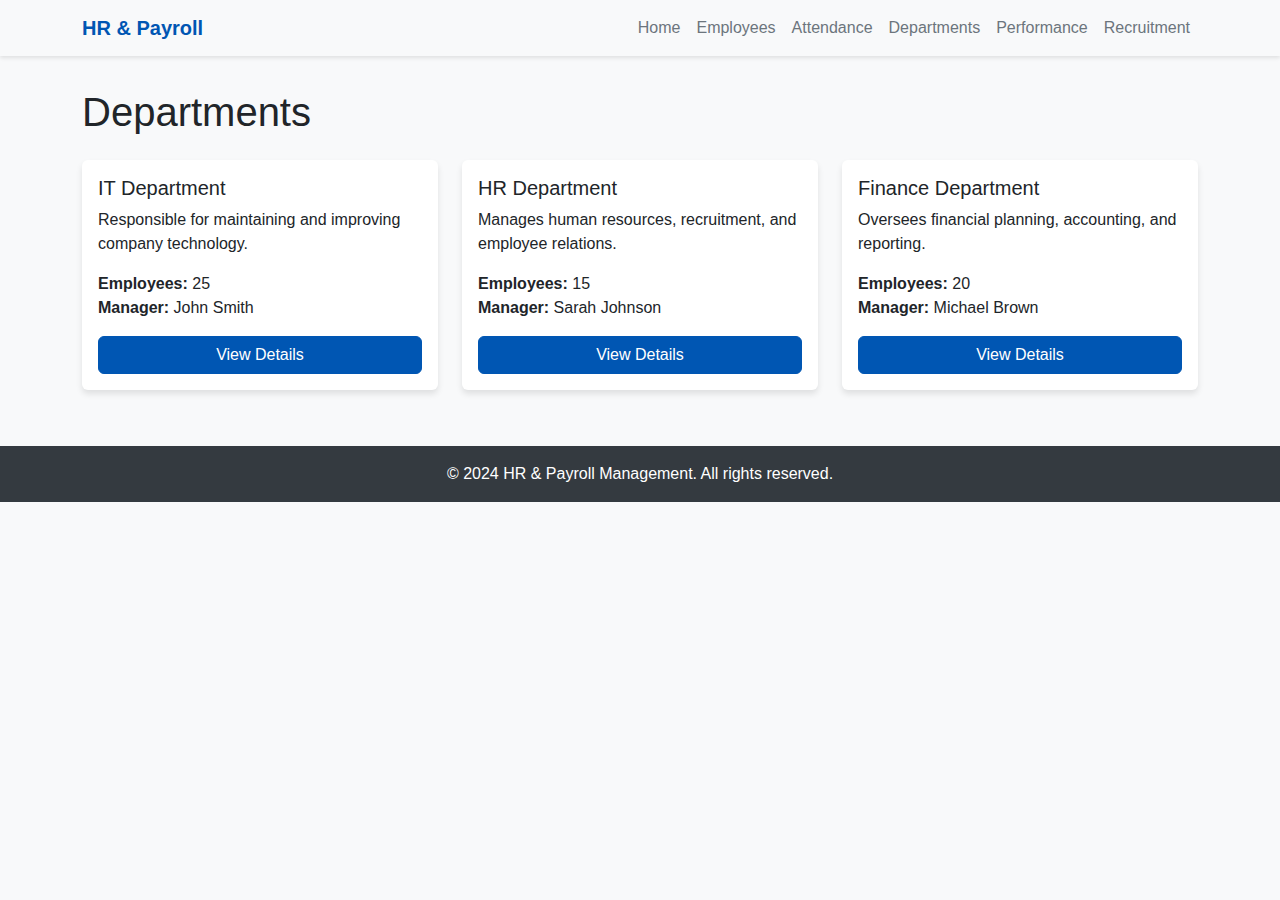
<file: templete/departments.html>
<!DOCTYPE html>
<html lang="en">
<head>
    <!-- Head content from main structure -->
    <meta charset="UTF-8">
    <meta name="viewport" content="width=device-width, initial-scale=1.0">
    <title>HR & Payroll Management</title>
    <link href="https://cdnjs.cloudflare.com/ajax/libs/bootstrap/5.3.2/css/bootstrap.min.css" rel="stylesheet">
    <script src="https://cdnjs.cloudflare.com/ajax/libs/bootstrap/5.3.2/js/bootstrap.bundle.min.js"></script>
    <style>
        :root {
            --primary-color: #0056b3;
            --secondary-color: #6c757d;
        }
        body {
            font-family: 'Arial', sans-serif;
            background-color: #f8f9fa;
        }
        .navbar {
            box-shadow: 0 2px 4px rgba(0,0,0,.1);
        }
        .navbar-brand {
            font-weight: bold;
            color: var(--primary-color) !important;
        }
        .nav-link {
            color: var(--secondary-color) !important;
            font-weight: 500;
        }
        .nav-link:hover, .nav-link.active {
            color: var(--primary-color) !important;
        }
        .main-content {
            margin-top: 2rem;
            margin-bottom: 2rem;
        }
        .card {
            border: none;
            box-shadow: 0 4px 6px rgba(0,0,0,.1);
            transition: all 0.3s ease;
        }
        .card:hover {
            transform: translateY(-5px);
            box-shadow: 0 6px 12px rgba(0,0,0,.15);
        }
        .btn-primary {
            background-color: var(--primary-color);
            border-color: var(--primary-color);
        }
        .btn-primary:hover {
            background-color: #004494;
            border-color: #004494;
        }
        .table {
            background-color: white;
            box-shadow: 0 4px 6px rgba(0,0,0,.1);
        }
        .footer {
            background-color: #343a40;
            color: white;
        }
    </style>

</head>
<body>
    <!-- Navigation from main structure -->
    <nav class="navbar navbar-expand-lg navbar-light bg-light">
        <div class="container">
            <a class="navbar-brand" href="index.html">HR & Payroll</a>
            <button class="navbar-toggler" type="button" data-bs-toggle="collapse" data-bs-target="#navbarNav" aria-controls="navbarNav" aria-expanded="false" aria-label="Toggle navigation">
                <span class="navbar-toggler-icon"></span>
            </button>
            <div class="collapse navbar-collapse" id="navbarNav">
                <ul class="navbar-nav ms-auto">
                    <li class="nav-item">
                        <a class="nav-link" href="index.html">Home</a>
                    </li>
                    <li class="nav-item">
                        <a class="nav-link" href="employees.html">Employees</a>
                    </li>
                    <li class="nav-item">
                        <a class="nav-link" href="attendance.html">Attendance</a>
                    </li>
                    <li class="nav-item">
                        <a class="nav-link" href="departments.html">Departments</a>
                    </li>
                    <li class="nav-item">
                        <a class="nav-link" href="performance.html">Performance</a>
                    </li>
                    <li class="nav-item">
                        <a class="nav-link" href="recruitment.html">Recruitment</a>
                    </li>
                </ul>
            </div>
        </div>
    </nav>

    <div class="container main-content">
        <h1 class="mb-4">Departments</h1>
        <div class="row">
            <div class="col-md-4 mb-4">
                <div class="card h-100">
                    <div class="card-body d-flex flex-column">
                        <h5 class="card-title">IT Department</h5>
                        <p class="card-text flex-grow-1">Responsible for maintaining and improving company technology.</p>
                        <ul class="list-unstyled">
                            <li><strong>Employees:</strong> 25</li>
                            <li><strong>Manager:</strong> John Smith</li>
                        </ul>
                        <a href="#" class="btn btn-primary mt-auto">View Details</a>
                    </div>
                </div>
            </div>
            <div class="col-md-4 mb-4">
                <div class="card h-100">
                    <div class="card-body d-flex flex-column">
                        <h5 class="card-title">HR Department</h5>
                        <p class="card-text flex-grow-1">Manages human resources, recruitment, and employee relations.</p>
                        <ul class="list-unstyled">
                            <li><strong>Employees:</strong> 15</li>
                            <li><strong>Manager:</strong> Sarah Johnson</li>
                        </ul>
                        <a href="#" class="btn btn-primary mt-auto">View Details</a>
                    </div>
                </div>
            </div>
            <div class="col-md-4 mb-4">
                <div class="card h-100">
                    <div class="card-body d-flex flex-column">
                        <h5 class="card-title">Finance Department</h5>
                        <p class="card-text flex-grow-1">Oversees financial planning, accounting, and reporting.</p>
                        <ul class="list-unstyled">
                            <li><strong>Employees:</strong> 20</li>
                            <li><strong>Manager:</strong> Michael Brown</li>
                        </ul>
                        <a href="#" class="btn btn-primary mt-auto">View Details</a>
                    </div>
                </div>
            </div>
            <!-- Add more department cards as needed -->
        </div>

</div>



    <!-- Footer from main structure -->
    <footer class="footer mt-auto py-3">
        <div class="container text-center">
            <span>&copy; 2024 HR & Payroll Management. All rights reserved.</span>
        </div>
    </footer>
</body>
</html>
</file>
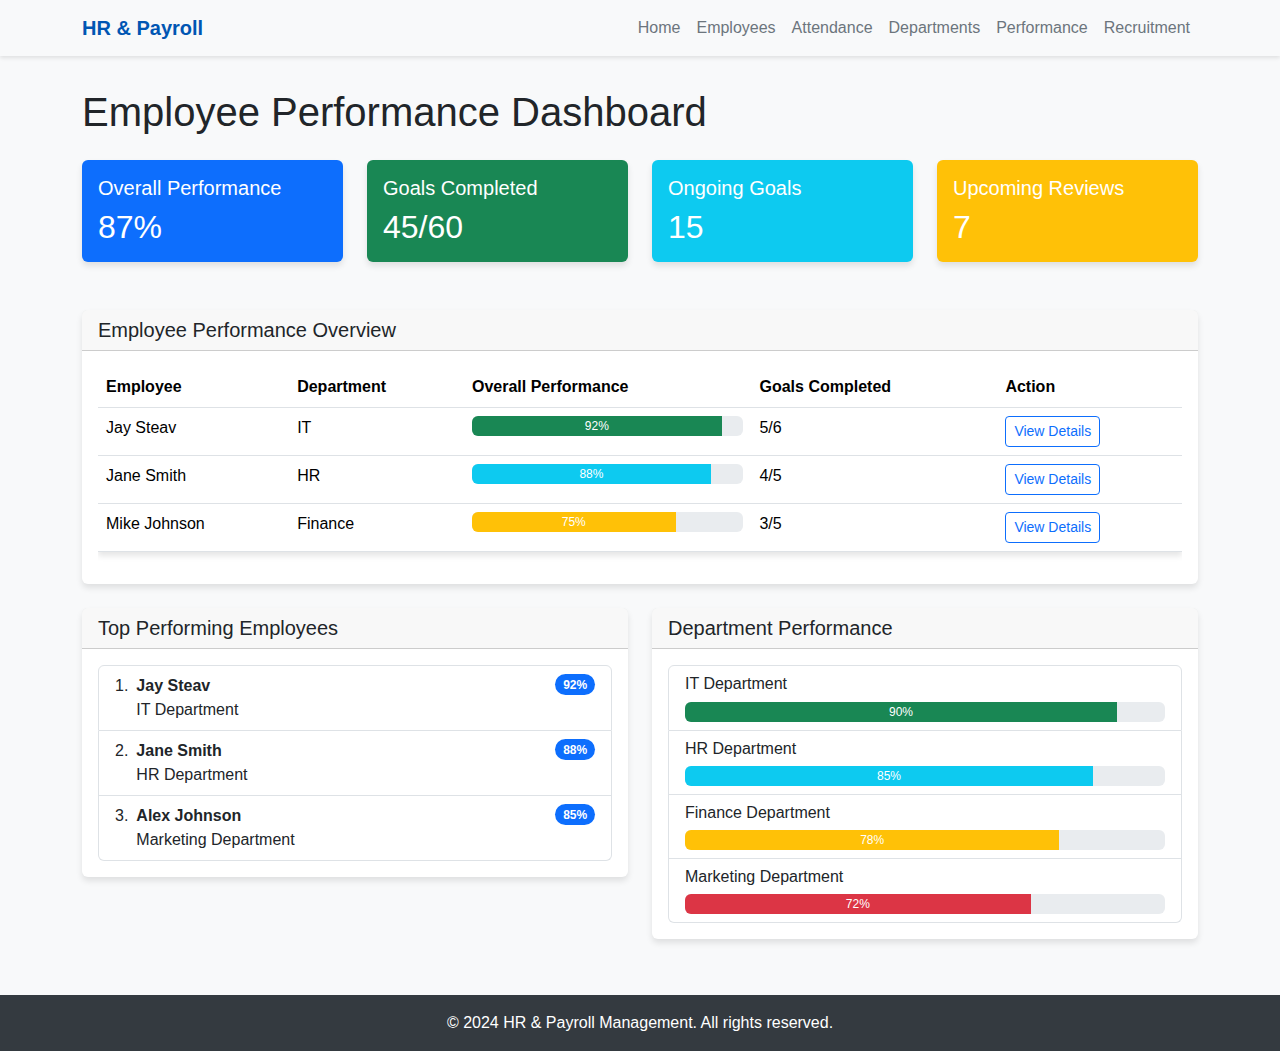
<file: templete/performance.html>
<!DOCTYPE html>
<html lang="en">
<head>
    <!-- Head content from main structure -->
    <meta charset="UTF-8">
    <meta name="viewport" content="width=device-width, initial-scale=1.0">
    <title>HR & Payroll Management</title>
    <link href="https://cdnjs.cloudflare.com/ajax/libs/bootstrap/5.3.2/css/bootstrap.min.css" rel="stylesheet">
    <script src="https://cdnjs.cloudflare.com/ajax/libs/bootstrap/5.3.2/js/bootstrap.bundle.min.js"></script>
    <style>
        :root {
            --primary-color: #0056b3;
            --secondary-color: #6c757d;
        }
        body {
            font-family: 'Arial', sans-serif;
            background-color: #f8f9fa;
        }
        .navbar {
            box-shadow: 0 2px 4px rgba(0,0,0,.1);
        }
        .navbar-brand {
            font-weight: bold;
            color: var(--primary-color) !important;
        }
        .nav-link {
            color: var(--secondary-color) !important;
            font-weight: 500;
        }
        .nav-link:hover, .nav-link.active {
            color: var(--primary-color) !important;
        }
        .main-content {
            margin-top: 2rem;
            margin-bottom: 2rem;
        }
        .card {
            border: none;
            box-shadow: 0 4px 6px rgba(0,0,0,.1);
            transition: all 0.3s ease;
        }
        .card:hover {
            transform: translateY(-5px);
            box-shadow: 0 6px 12px rgba(0,0,0,.15);
        }
        .btn-primary {
            background-color: var(--primary-color);
            border-color: var(--primary-color);
        }
        .btn-primary:hover {
            background-color: #004494;
            border-color: #004494;
        }
        .table {
            background-color: white;
            box-shadow: 0 4px 6px rgba(0,0,0,.1);
        }
        .footer {
            background-color: #343a40;
            color: white;
        }

        .progress {
            height: 20px;
        }
        .progress-bar {
            line-height: 20px;
        }
    </style>

</head>
<body>
    <!-- Navigation from main structure -->
    <nav class="navbar navbar-expand-lg navbar-light bg-light">
        <div class="container">
            <a class="navbar-brand" href="index.html">HR & Payroll</a>
            <button class="navbar-toggler" type="button" data-bs-toggle="collapse" data-bs-target="#navbarNav" aria-controls="navbarNav" aria-expanded="false" aria-label="Toggle navigation">
                <span class="navbar-toggler-icon"></span>
            </button>
            <div class="collapse navbar-collapse" id="navbarNav">
                <ul class="navbar-nav ms-auto">
                    <li class="nav-item">
                        <a class="nav-link" href="index.html">Home</a>
                    </li>
                    <li class="nav-item">
                        <a class="nav-link" href="employees.html">Employees</a>
                    </li>
                    <li class="nav-item">
                        <a class="nav-link" href="attendance.html">Attendance</a>
                    </li>
                    <li class="nav-item">
                        <a class="nav-link" href="departments.html">Departments</a>
                    </li>
                    <li class="nav-item">
                        <a class="nav-link" href="performance.html">Performance</a>
                    </li>
                    <li class="nav-item">
                        <a class="nav-link" href="recruitment.html">Recruitment</a>
                    </li>
                </ul>
            </div>
        </div>
    </nav>

    <div class="container main-content">
        <h1 class="mb-4">Employee Performance Dashboard</h1>
        
        <div class="row mb-4">
            <div class="col-md-6 col-lg-3 mb-4">
                <div class="card text-white bg-primary">
                    <div class="card-body">
                        <h5 class="card-title">Overall Performance</h5>
                        <h2 class="card-text">87%</h2>
                    </div>
                </div>
            </div>
            <div class="col-md-6 col-lg-3 mb-4">
                <div class="card text-white bg-success">
                    <div class="card-body">
                        <h5 class="card-title">Goals Completed</h5>
                        <h2 class="card-text">45/60</h2>
                    </div>
                </div>
            </div>
            <div class="col-md-6 col-lg-3 mb-4">
                <div class="card text-white bg-info">
                    <div class="card-body">
                        <h5 class="card-title">Ongoing Goals</h5>
                        <h2 class="card-text">15</h2>
                    </div>
                </div>
            </div>
            <div class="col-md-6 col-lg-3 mb-4">
                <div class="card text-white bg-warning">
                    <div class="card-body">
                        <h5 class="card-title">Upcoming Reviews</h5>
                        <h2 class="card-text">7</h2>
                    </div>
                </div>
            </div>
        </div>

        <div class="card mb-4">
            <div class="card-header">
                <h5 class="card-title mb-0">Employee Performance Overview</h5>
            </div>
            <div class="card-body">
                <div class="table-responsive">
                    <table class="table table-hover">
                        <thead>
                            <tr>
                                <th>Employee</th>
                                <th>Department</th>
                                <th>Overall Performance</th>
                                <th>Goals Completed</th>
                                <th>Action</th>
                            </tr>
                        </thead>
                        <tbody>
                            <tr>
                                <td>Jay Steav</td>
                                <td>IT</td>
                                <td>
                                    <div class="progress">
                                        <div class="progress-bar bg-success" role="progressbar" style="width: 92%;" aria-valuenow="92" aria-valuemin="0" aria-valuemax="100">92%</div>
                                    </div>
                                </td>
                                <td>5/6</td>
                                <td><a href="employee-profile.html" class="btn btn-sm btn-outline-primary">View Details</a></td>
                            </tr>
                            <tr>
                                <td>Jane Smith</td>
                                <td>HR</td>
                                <td>
                                    <div class="progress">
                                        <div class="progress-bar bg-info" role="progressbar" style="width: 88%;" aria-valuenow="88" aria-valuemin="0" aria-valuemax="100">88%</div>
                                    </div>
                                </td>
                                <td>4/5</td>
                                <td><a href="#" class="btn btn-sm btn-outline-primary">View Details</a></td>
                            </tr>
                            <tr>
                                <td>Mike Johnson</td>
                                <td>Finance</td>
                                <td>
                                    <div class="progress">
                                        <div class="progress-bar bg-warning" role="progressbar" style="width: 75%;" aria-valuenow="75" aria-valuemin="0" aria-valuemax="100">75%</div>
                                    </div>
                                </td>
                                <td>3/5</td>
                                <td><a href="#" class="btn btn-sm btn-outline-primary">View Details</a></td>
                            </tr>
                        </tbody>
                    </table>
                </div>
            </div>
        </div>

        <div class="row">
            <div class="col-md-6 mb-4">
                <div class="card">
                    <div class="card-header">
                        <h5 class="card-title mb-0">Top Performing Employees</h5>
                    </div>
                    <div class="card-body">
                        <ol class="list-group list-group-numbered">
                            <li class="list-group-item d-flex justify-content-between align-items-start">
                                <div class="ms-2 me-auto">
                                    <div class="fw-bold">Jay Steav</div>
                                    IT Department
                                </div>
                                <span class="badge bg-primary rounded-pill">92%</span>
                            </li>
                            <li class="list-group-item d-flex justify-content-between align-items-start">
                                <div class="ms-2 me-auto">
                                    <div class="fw-bold">Jane Smith</div>
                                    HR Department
                                </div>
                                <span class="badge bg-primary rounded-pill">88%</span>
                            </li>
                            <li class="list-group-item d-flex justify-content-between align-items-start">
                                <div class="ms-2 me-auto">
                                    <div class="fw-bold">Alex Johnson</div>
                                    Marketing Department
                                </div>
                                <span class="badge bg-primary rounded-pill">85%</span>
                            </li>
                        </ol>
                    </div>
                </div>
            </div>
            <div class="col-md-6 mb-4">
                <div class="card">
                    <div class="card-header">
                        <h5 class="card-title mb-0">Department Performance</h5>
                    </div>
                    <div class="card-body">
                        <ul class="list-group">
                            <li class="list-group-item">
                                <h6 class="mb-2">IT Department</h6>
                                <div class="progress">
                                    <div class="progress-bar bg-success" role="progressbar" style="width: 90%;" aria-valuenow="90" aria-valuemin="0" aria-valuemax="100">90%</div>
                                </div>
                            </li>
                            <li class="list-group-item">
                                <h6 class="mb-2">HR Department</h6>
                                <div class="progress">
                                    <div class="progress-bar bg-info" role="progressbar" style="width: 85%;" aria-valuenow="85" aria-valuemin="0" aria-valuemax="100">85%</div>
                                </div>
                            </li>
                            <li class="list-group-item">
                                <h6 class="mb-2">Finance Department</h6>
                                <div class="progress">
                                    <div class="progress-bar bg-warning" role="progressbar" style="width: 78%;" aria-valuenow="78" aria-valuemin="0" aria-valuemax="100">78%</div>
                                </div>
                            </li>
                            <li class="list-group-item">
                                <h6 class="mb-2">Marketing Department</h6>
                                <div class="progress">
                                    <div class="progress-bar bg-danger" role="progressbar" style="width: 72%;" aria-valuenow="72" aria-valuemin="0" aria-valuemax="100">72%</div>
                                </div>
                            </li>
                        </ul>
                    </div>
                </div>
            </div>
        </div>
    </div>





    <!-- Footer from main structure -->
    <footer class="footer mt-auto py-3">
        <div class="container text-center">
            <span>&copy; 2024 HR & Payroll Management. All rights reserved.</span>
        </div>
    </footer>
</body>
</html>
</file>
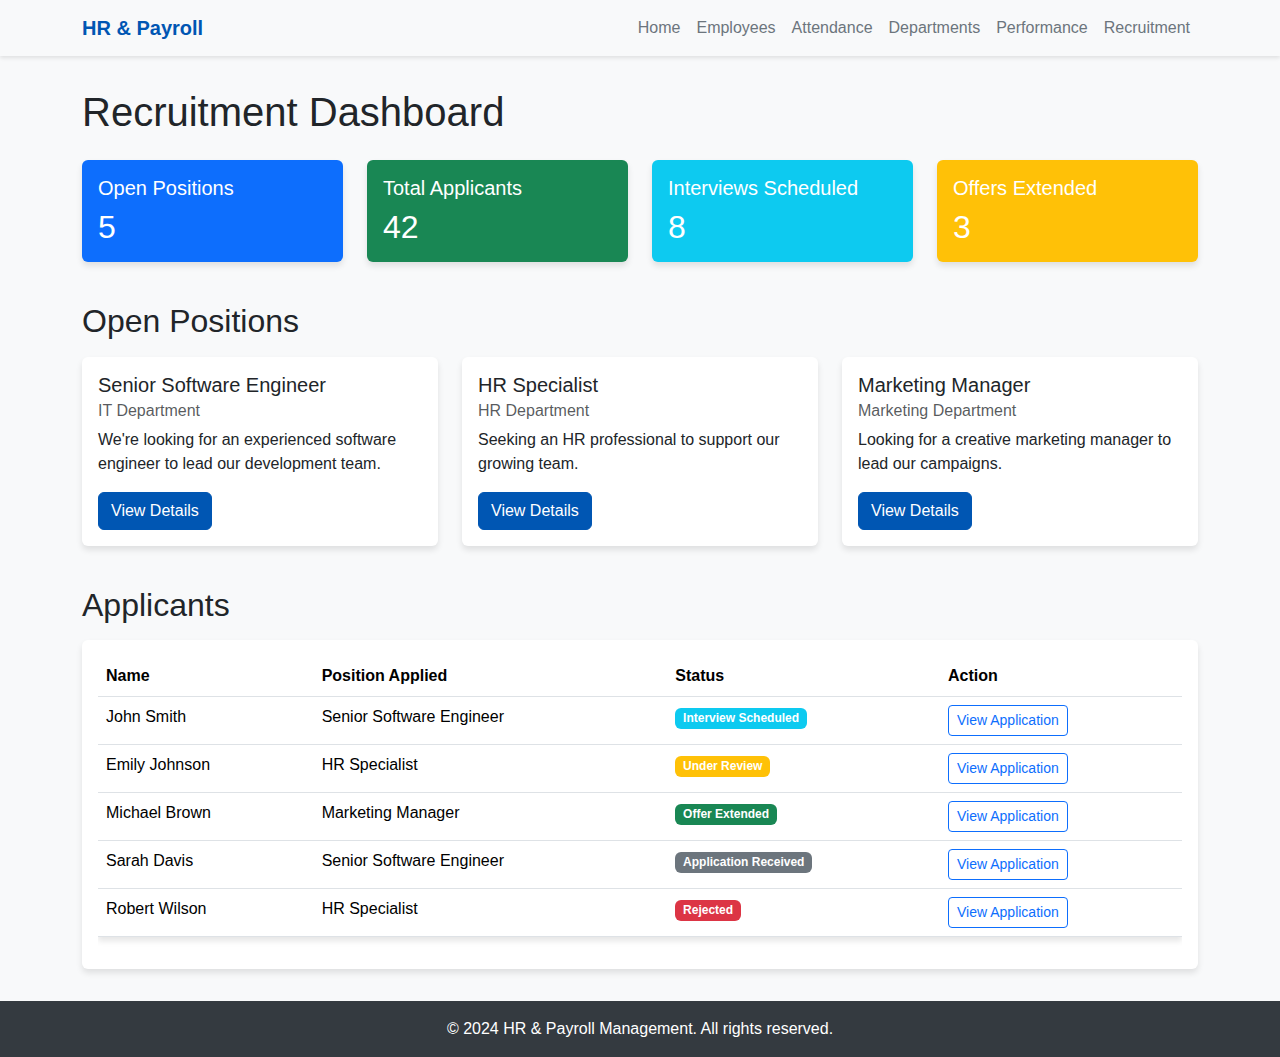
<file: templete/recruitment.html>
<!DOCTYPE html>
<html lang="en">
<head>
    <!-- Head content from main structure -->
    <meta charset="UTF-8">
    <meta name="viewport" content="width=device-width, initial-scale=1.0">
    <title>HR & Payroll Management</title>
    <link href="https://cdnjs.cloudflare.com/ajax/libs/bootstrap/5.3.2/css/bootstrap.min.css" rel="stylesheet">
    <script src="https://cdnjs.cloudflare.com/ajax/libs/bootstrap/5.3.2/js/bootstrap.bundle.min.js"></script>
    <style>
        :root {
            --primary-color: #0056b3;
            --secondary-color: #6c757d;
        }
        body {
            font-family: 'Arial', sans-serif;
            background-color: #f8f9fa;
        }
        .navbar {
            box-shadow: 0 2px 4px rgba(0,0,0,.1);
        }
        .navbar-brand {
            font-weight: bold;
            color: var(--primary-color) !important;
        }
        .nav-link {
            color: var(--secondary-color) !important;
            font-weight: 500;
        }
        .nav-link:hover, .nav-link.active {
            color: var(--primary-color) !important;
        }
        .main-content {
            margin-top: 2rem;
            margin-bottom: 2rem;
        }
        .card {
            border: none;
            box-shadow: 0 4px 6px rgba(0,0,0,.1);
            transition: all 0.3s ease;
        }
        .card:hover {
            transform: translateY(-5px);
            box-shadow: 0 6px 12px rgba(0,0,0,.15);
        }
        .btn-primary {
            background-color: var(--primary-color);
            border-color: var(--primary-color);
        }
        .btn-primary:hover {
            background-color: #004494;
            border-color: #004494;
        }
        .table {
            background-color: white;
            box-shadow: 0 4px 6px rgba(0,0,0,.1);
        }
        .footer {
            background-color: #343a40;
            color: white;
        }
        .job-card {
            transition: transform 0.2s;
        }
        .job-card:hover {
            transform: translateY(-5px);
        }
    </style>

</head>
<body>
    <!-- Navigation from main structure -->
    <nav class="navbar navbar-expand-lg navbar-light bg-light">
        <div class="container">
            <a class="navbar-brand" href="index.html">HR & Payroll</a>
            <button class="navbar-toggler" type="button" data-bs-toggle="collapse" data-bs-target="#navbarNav" aria-controls="navbarNav" aria-expanded="false" aria-label="Toggle navigation">
                <span class="navbar-toggler-icon"></span>
            </button>
            <div class="collapse navbar-collapse" id="navbarNav">
                <ul class="navbar-nav ms-auto">
                    <li class="nav-item">
                        <a class="nav-link" href="index.html">Home</a>
                    </li>
                    <li class="nav-item">
                        <a class="nav-link" href="employees.html">Employees</a>
                    </li>
                    <li class="nav-item">
                        <a class="nav-link" href="attendance.html">Attendance</a>
                    </li>
                    <li class="nav-item">
                        <a class="nav-link" href="departments.html">Departments</a>
                    </li>
                    <li class="nav-item">
                        <a class="nav-link" href="performance.html">Performance</a>
                    </li>
                    <li class="nav-item">
                        <a class="nav-link" href="recruitment.html">Recruitment</a>
                    </li>
                </ul>
            </div>
        </div>
    </nav>


    <div class="container main-content">
        <h1 class="mb-4">Recruitment Dashboard</h1>
        
        <div class="row mb-4">
            <div class="col-md-3 mb-3">
                <div class="card text-white bg-primary">
                    <div class="card-body">
                        <h5 class="card-title">Open Positions</h5>
                        <h2 class="card-text">5</h2>
                    </div>
                </div>
            </div>
            <div class="col-md-3 mb-3">
                <div class="card text-white bg-success">
                    <div class="card-body">
                        <h5 class="card-title">Total Applicants</h5>
                        <h2 class="card-text">42</h2>
                    </div>
                </div>
            </div>
            <div class="col-md-3 mb-3">
                <div class="card text-white bg-info">
                    <div class="card-body">
                        <h5 class="card-title">Interviews Scheduled</h5>
                        <h2 class="card-text">8</h2>
                    </div>
                </div>
            </div>
            <div class="col-md-3 mb-3">
                <div class="card text-white bg-warning">
                    <div class="card-body">
                        <h5 class="card-title">Offers Extended</h5>
                        <h2 class="card-text">3</h2>
                    </div>
                </div>
            </div>
        </div>

        <h2 class="mb-3">Open Positions</h2>
        <div class="row mb-4">
            <div class="col-md-4 mb-3">
                <div class="card job-card">
                    <div class="card-body">
                        <h5 class="card-title">Senior Software Engineer</h5>
                        <h6 class="card-subtitle mb-2 text-muted">IT Department</h6>
                        <p class="card-text">We're looking for an experienced software engineer to lead our development team.</p>
                        <a href="#" class="btn btn-primary">View Details</a>
                    </div>
                </div>
            </div>
            <div class="col-md-4 mb-3">
                <div class="card job-card">
                    <div class="card-body">
                        <h5 class="card-title">HR Specialist</h5>
                        <h6 class="card-subtitle mb-2 text-muted">HR Department</h6>
                        <p class="card-text">Seeking an HR professional to support our growing team.</p>
                        <a href="#" class="btn btn-primary">View Details</a>
                    </div>
                </div>
            </div>
            <div class="col-md-4 mb-3">
                <div class="card job-card">
                    <div class="card-body">
                        <h5 class="card-title">Marketing Manager</h5>
                        <h6 class="card-subtitle mb-2 text-muted">Marketing Department</h6>
                        <p class="card-text">Looking for a creative marketing manager to lead our campaigns.</p>
                        <a href="#" class="btn btn-primary">View Details</a>
                    </div>
                </div>
            </div>
        </div>

        <h2 class="mb-3">Applicants</h2>
        <div class="card mb-4">
            <div class="card-body">
                <div class="table-responsive">
                    <table class="table table-hover">
                        <thead>
                            <tr>
                                <th>Name</th>
                                <th>Position Applied</th>
                                <th>Status</th>
                                <th>Action</th>
                            </tr>
                        </thead>
                        <tbody>
                            <tr>
                                <td>John Smith</td>
                                <td>Senior Software Engineer</td>
                                <td><span class="badge bg-info">Interview Scheduled</span></td>
                                <td><a href="#" class="btn btn-sm btn-outline-primary">View Application</a></td>
                            </tr>
                            <tr>
                                <td>Emily Johnson</td>
                                <td>HR Specialist</td>
                                <td><span class="badge bg-warning">Under Review</span></td>
                                <td><a href="#" class="btn btn-sm btn-outline-primary">View Application</a></td>
                            </tr>
                            <tr>
                                <td>Michael Brown</td>
                                <td>Marketing Manager</td>
                                <td><span class="badge bg-success">Offer Extended</span></td>
                                <td><a href="#" class="btn btn-sm btn-outline-primary">View Application</a></td>
                            </tr>
                            <tr>
                                <td>Sarah Davis</td>
                                <td>Senior Software Engineer</td>
                                <td><span class="badge bg-secondary">Application Received</span></td>
                                <td><a href="#" class="btn btn-sm btn-outline-primary">View Application</a></td>
                            </tr>
                            <tr>
                                <td>Robert Wilson</td>
                                <td>HR Specialist</td>
                                <td><span class="badge bg-danger">Rejected</span></td>
                                <td><a href="#" class="btn btn-sm btn-outline-primary">View Application</a></td>
                            </tr>
                        </tbody>
                    </table>
                </div>
            </div>
        </div>
    </div>



    <!-- Footer from main structure -->
    <footer class="footer mt-auto py-3">
        <div class="container text-center">
            <span>&copy; 2024 HR & Payroll Management. All rights reserved.</span>
        </div>
    </footer>
</body>
</html>
</file>
